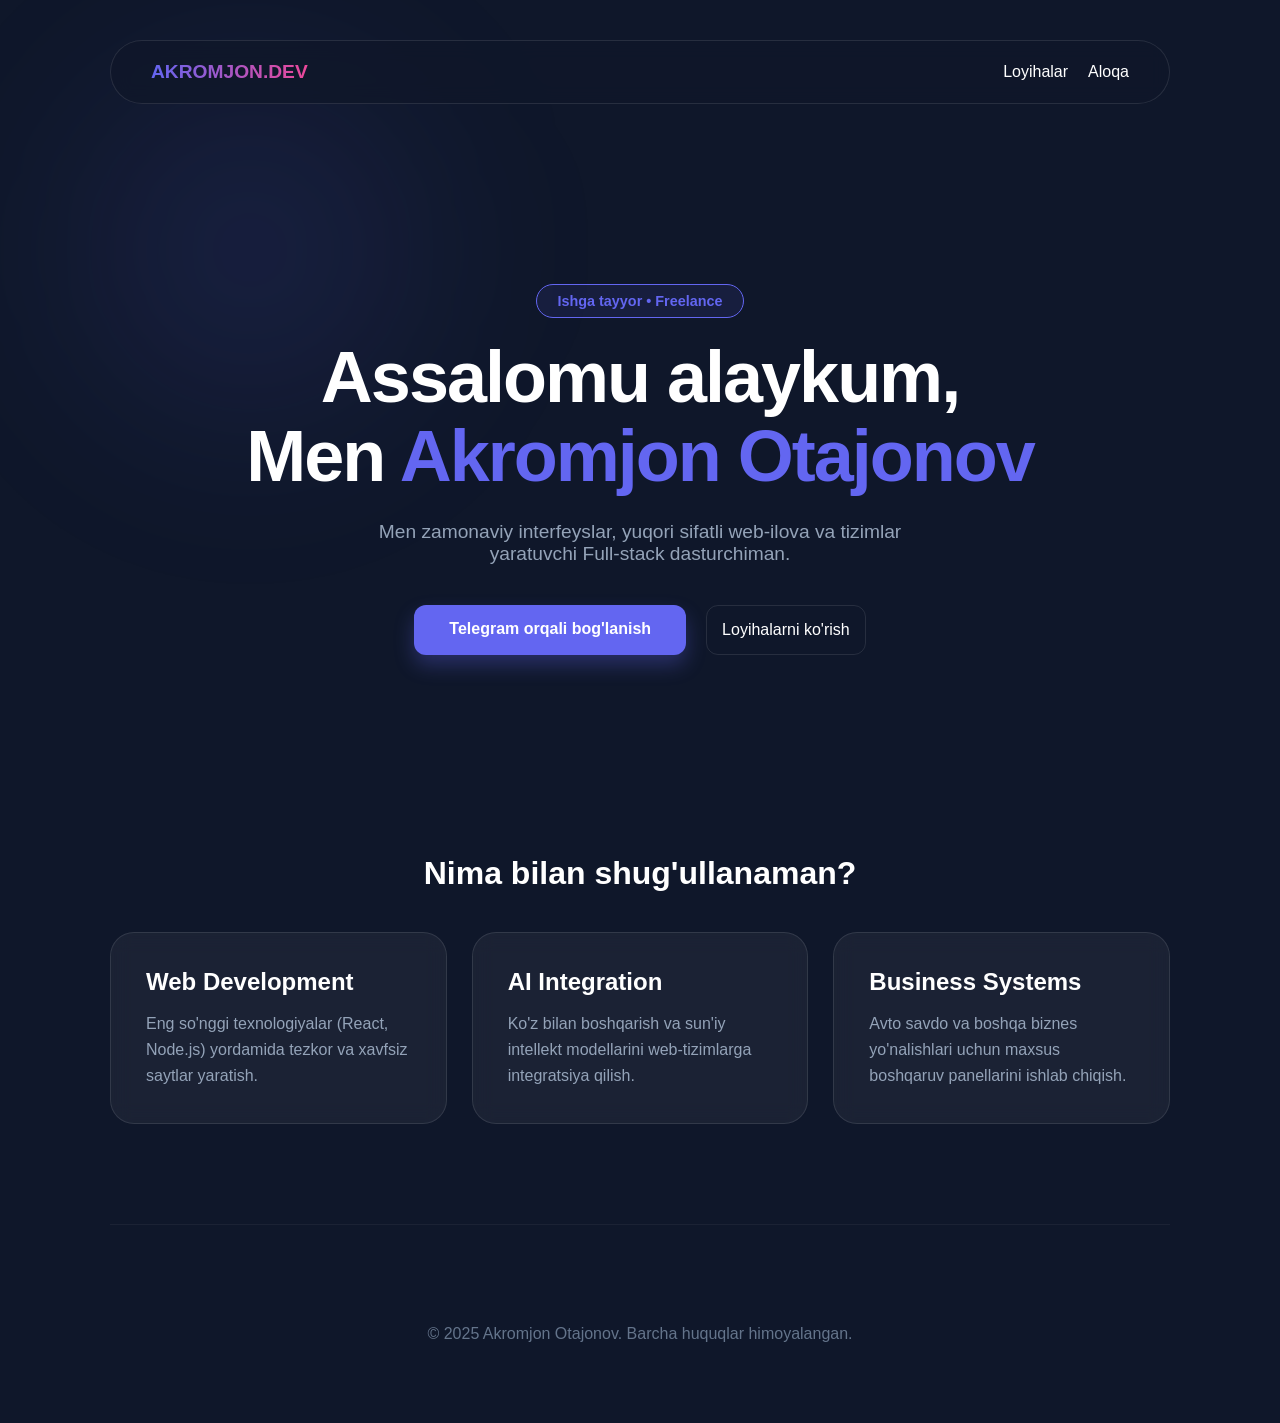
<file: index.html>
<!DOCTYPE html>
<html lang="uz">
<head>
    <meta charset="UTF-8">
    <meta name="viewport" content="width=device-width, initial-scale=1.0">
    <title>Akromjon Otajonov | Premium Portfolio</title>
    <link href="https://cloudflare.com" rel="stylesheet">
    <style>
        :root {
            --primary: #6366f1;
            --secondary: #a855f7;
            --accent: #ec4899;
            --bg: #0f172a;
            --card-bg: rgba(255, 255, 255, 0.05);
        }

        * {
            margin: 0;
            padding: 0;
            box-sizing: border-box;
            font-family: 'Plus Jakarta Sans', 'Segoe UI', sans-serif;
        }

        body {
            background-color: var(--bg);
            color: white;
            overflow-x: hidden;
            min-height: 100vh;
        }

        /* Orqa fondagi harakatlanuvchi nurli doiralar */
        .blob {
            position: fixed;
            width: 500px;
            height: 500px;
            background: radial-gradient(circle, rgba(99, 102, 241, 0.15) 0%, transparent 70%);
            border-radius: 50%;
            z-index: -1;
            filter: blur(80px);
            animation: move 20s infinite alternate;
        }

        @keyframes move {
            from { transform: translate(-10%, -10%); }
            to { transform: translate(100%, 50%); }
        }

        .container {
            max-width: 1100px;
            margin: 0 auto;
            padding: 40px 20px;
        }

        /* Navigatsiya */
        nav {
            display: flex;
            justify-content: space-between;
            align-items: center;
            padding: 20px 40px;
            background: rgba(15, 23, 42, 0.8);
            backdrop-filter: blur(10px);
            border-radius: 50px;
            border: 1px solid rgba(255, 255, 255, 0.1);
            margin-bottom: 80px;
            position: sticky;
            top: 20px;
            z-index: 100;
        }

        .logo {
            font-weight: 800;
            font-size: 1.2rem;
            background: linear-gradient(to right, var(--primary), var(--accent));
            -webkit-background-clip: text;
            -webkit-text-fill-color: transparent;
        }

        /* Hero Section */
        .hero {
            text-align: center;
            padding: 100px 0;
        }

        .badge {
            background: rgba(99, 102, 241, 0.1);
            border: 1px solid var(--primary);
            color: var(--primary);
            padding: 8px 20px;
            border-radius: 30px;
            font-size: 0.9rem;
            font-weight: 600;
            display: inline-block;
            margin-bottom: 20px;
        }

        .hero h1 {
            font-size: 4.5rem;
            line-height: 1.1;
            margin-bottom: 25px;
            letter-spacing: -2px;
        }

        .hero h1 span {
            color: var(--primary);
        }

        .hero p {
            color: #94a3b8;
            font-size: 1.2rem;
            max-width: 600px;
            margin: 0 auto 40px;
        }

        /* Tugmalar */
        .btn-group {
            display: flex;
            justify-content: center;
            gap: 20px;
        }

        .btn-primary {
            background: var(--primary);
            color: white;
            padding: 15px 35px;
            border-radius: 12px;
            text-decoration: none;
            font-weight: 600;
            transition: 0.3s;
            box-shadow: 0 10px 20px rgba(99, 102, 241, 0.3);
        }

        .btn-primary:hover {
            transform: translateY(-5px);
            box-shadow: 0 15px 30px rgba(99, 102, 241, 0.5);
        }

        /* Grid */
        .section-title {
            font-size: 2rem;
            margin: 100px 0 40px;
            text-align: center;
        }

        .grid {
            display: grid;
            grid-template-columns: repeat(auto-fit, minmax(300px, 1fr));
            gap: 25px;
        }

        .card {
            background: var(--card-bg);
            border: 1px solid rgba(255, 255, 255, 0.1);
            padding: 35px;
            border-radius: 24px;
            backdrop-filter: blur(10px);
            transition: 0.4s;
            cursor: pointer;
        }

        .card:hover {
            background: rgba(255, 255, 255, 0.08);
            border-color: var(--primary);
            transform: translateY(-10px) scale(1.02);
        }

        .card i {
            font-size: 2.5rem;
            margin-bottom: 20px;
            background: linear-gradient(to bottom right, var(--primary), var(--accent));
            -webkit-background-clip: text;
            -webkit-text-fill-color: transparent;
        }

        .card h3 {
            margin-bottom: 15px;
            font-size: 1.5rem;
        }

        .card p {
            color: #94a3b8;
            line-height: 1.6;
        }

        /* Footer */
        footer {
            text-align: center;
            padding: 100px 0 40px;
            border-top: 1px solid rgba(255, 255, 255, 0.05);
            margin-top: 100px;
            color: #64748b;
        }

        /* Animatsiyalar uchun */
        .reveal {
            animation: reveal 1s ease-out;
        }

        @keyframes reveal {
            from { opacity: 0; transform: translateY(30px); }
            to { opacity: 1; transform: translateY(0); }
        }

    </style>
</head>
<body>

    <div class="blob"></div>

    <div class="container">
        <nav>
            <div class="logo">AKROMJON.DEV</div>
            <div style="display: flex; gap: 20px;">
                <a href="#" style="color: white; text-decoration: none;">Loyihalar</a>
                <a href="#" style="color: white; text-decoration: none;">Aloqa</a>
            </div>
        </nav>

        <section class="hero reveal">
            <div class="badge">Ishga tayyor • Freelance</div>
            <h1>Assalomu alaykum,<br>Men <span>Akromjon Otajonov</span></h1>
            <p>Men zamonaviy interfeyslar, yuqori sifatli web-ilova va tizimlar yaratuvchi Full-stack dasturchiman.</p>
            
            <div class="btn-group">
                <a href="https://t.me/akromjon_otajonov" class="btn-primary">Telegram orqali bog'lanish</a>
                <a href="#" style="color: white; padding: 15px; text-decoration: none; border: 1px solid rgba(255,255,255,0.1); border-radius: 12px;">Loyihalarni ko'rish</a>
            </div>
        </section>

        <h2 class="section-title">Nima bilan shug'ullanaman?</h2>
        <div class="grid">
            <div class="card">
                <i class="fas fa-code"></i>
                <h3>Web Development</h3>
                <p>Eng so'nggi texnologiyalar (React, Node.js) yordamida tezkor va xavfsiz saytlar yaratish.</p>
            </div>
            <div class="card">
                <i class="fas fa-eye"></i>
                <h3>AI Integration</h3>
                <p>Ko'z bilan boshqarish va sun'iy intellekt modellarini web-tizimlarga integratsiya qilish.</p>
            </div>
            <div class="card">
                <i class="fas fa-car"></i>
                <h3>Business Systems</h3>
                <p>Avto savdo va boshqa biznes yo'nalishlari uchun maxsus boshqaruv panellarini ishlab chiqish.</p>
            </div>
        </div>

        <footer>
            <p>&copy; 2025 Akromjon Otajonov. Barcha huquqlar himoyalangan.</p>
        </footer>
    </div>

</body>
</html>
</file>
